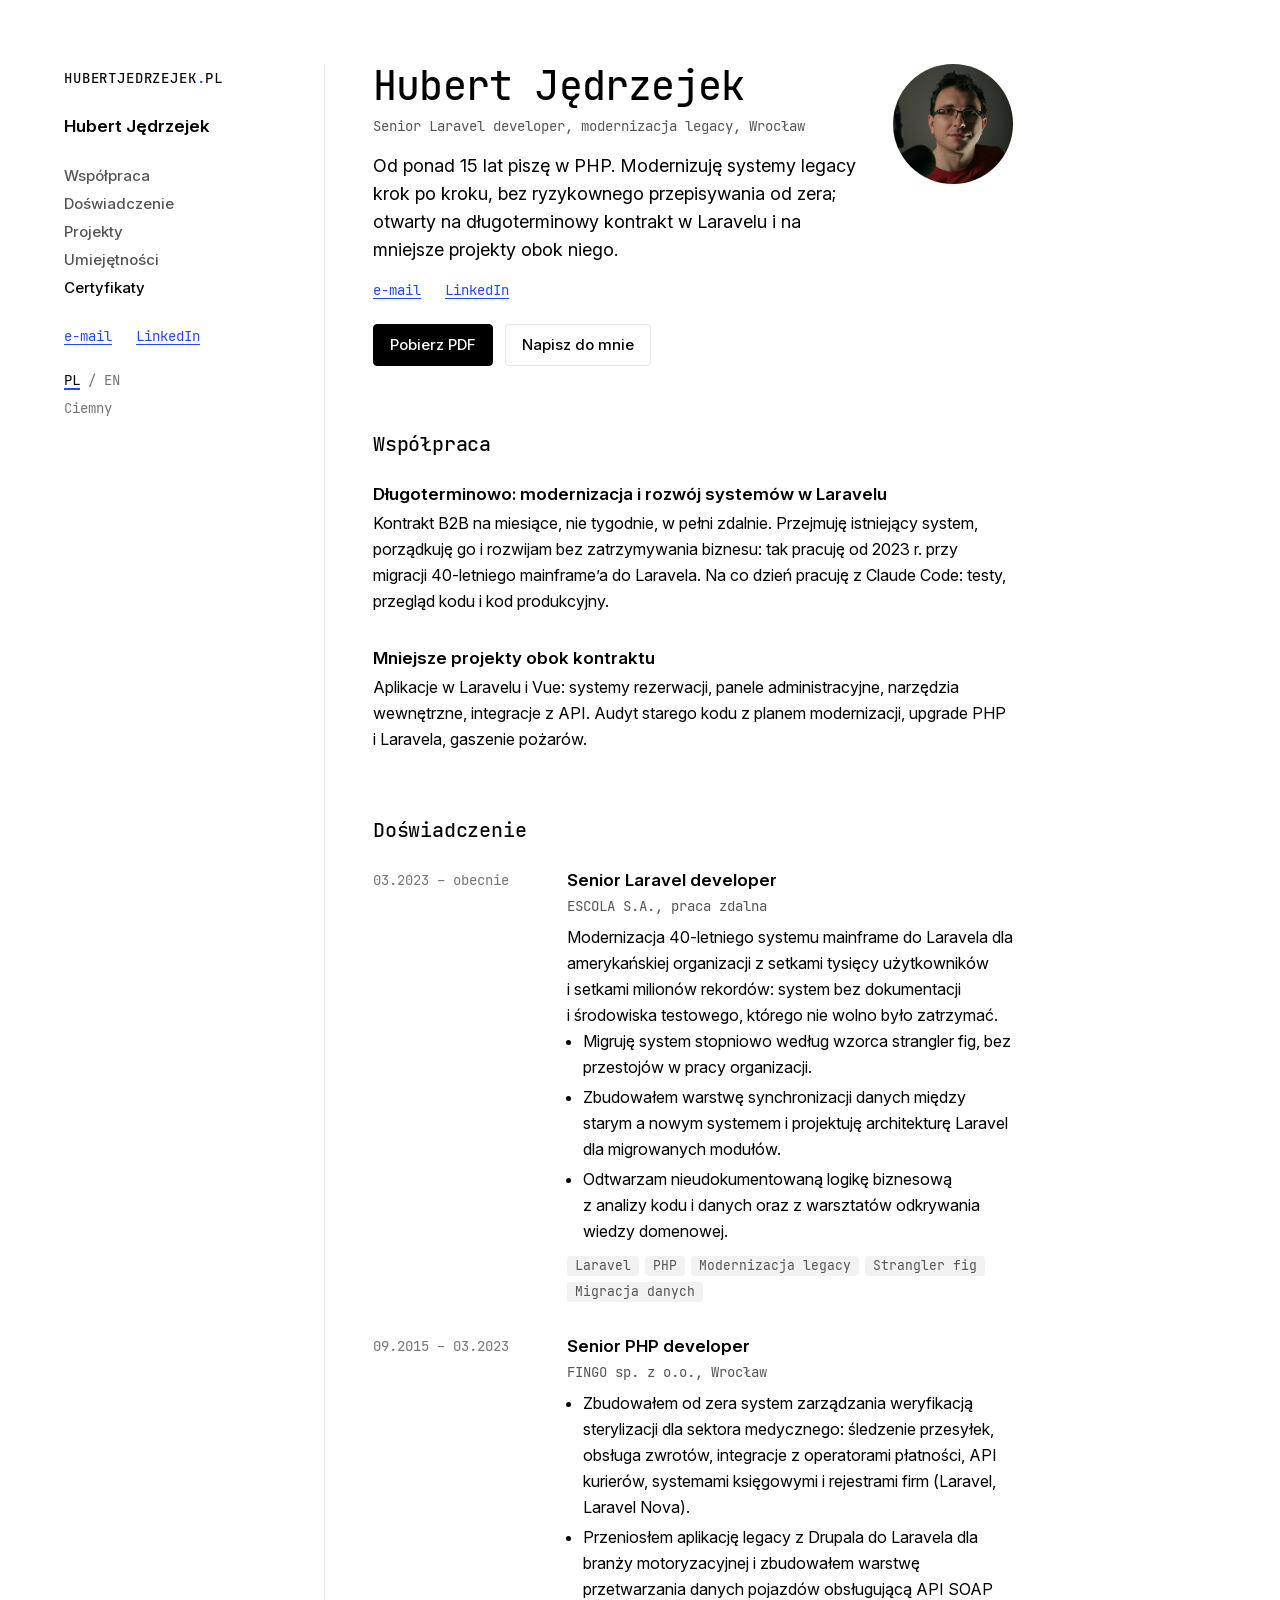
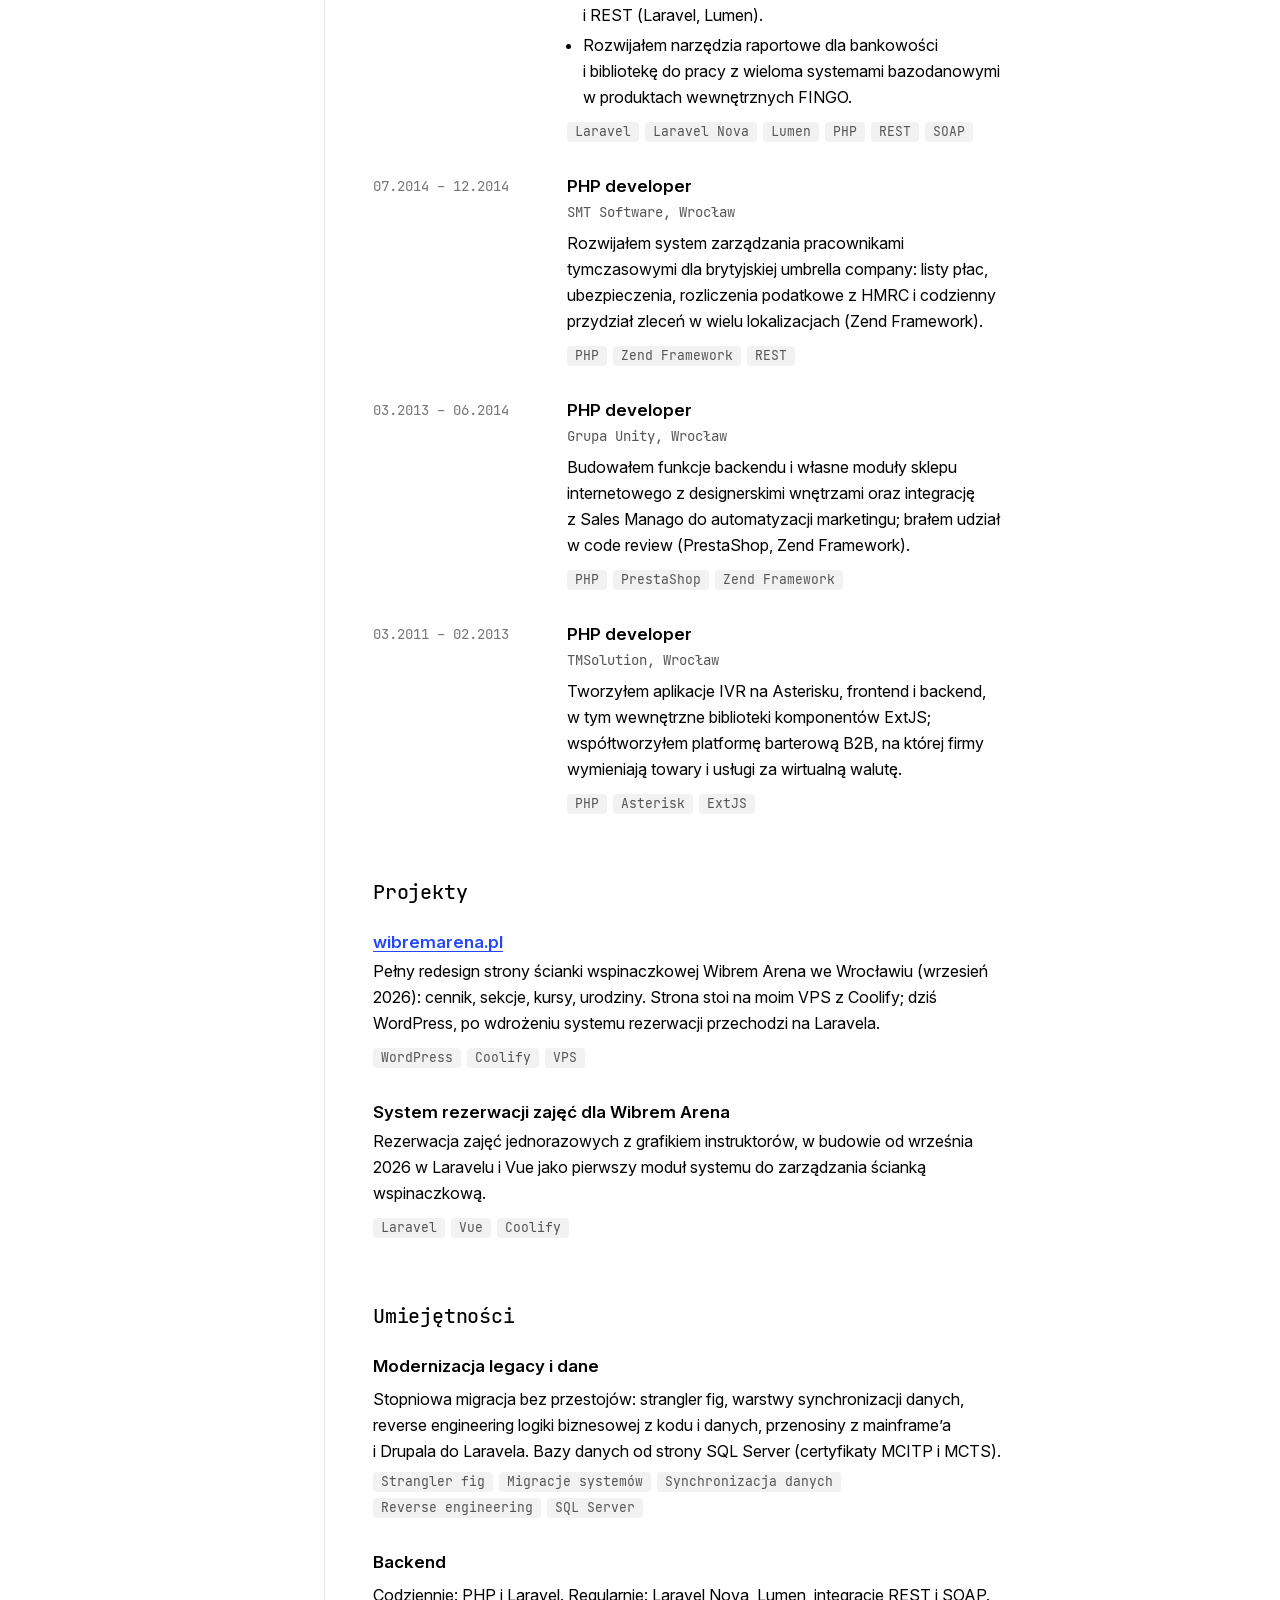
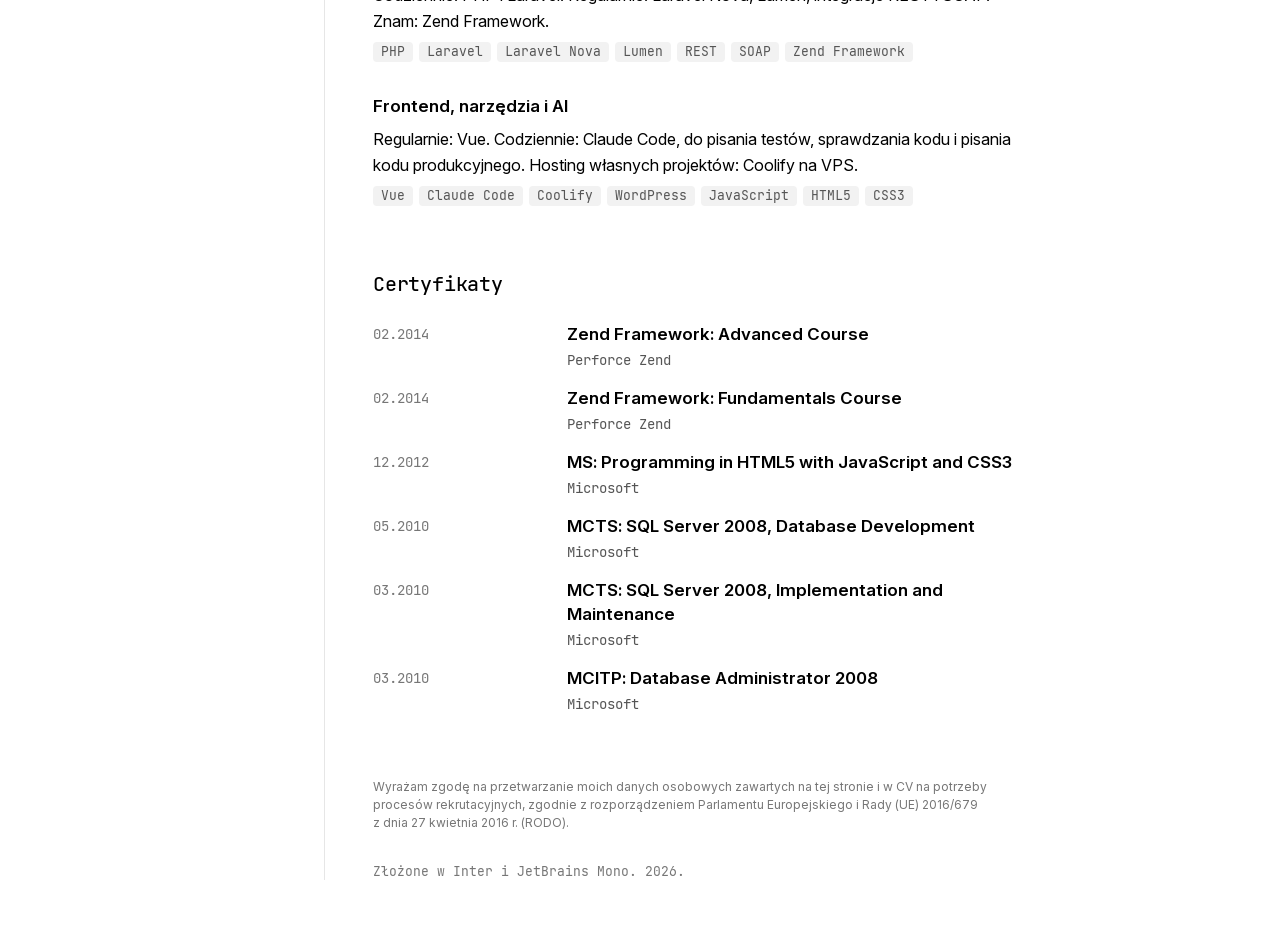
<file: site/index.html>
<!doctype html>
<html lang="pl">
<head>
<meta charset="utf-8">
<meta name="viewport" content="width=device-width, initial-scale=1">
<title>Hubert Jędrzejek, Senior Laravel developer</title>
<meta name="description" content="Senior Laravel developer z Wrocławia, ponad 15 lat w PHP. Modernizacja systemów legacy krok po kroku; długoterminowe kontrakty i mniejsze projekty w Laravelu i Vue.">
<link rel="canonical" href="https://hubertjedrzejek.pl/">
<link rel="alternate" hreflang="pl" href="https://hubertjedrzejek.pl/">
<link rel="alternate" hreflang="en" href="https://hubertjedrzejek.pl/en/">
<link rel="alternate" hreflang="x-default" href="https://hubertjedrzejek.pl/">
<meta name="color-scheme" content="light dark">
<link rel="icon" href="favicon.ico" sizes="32x32">
<link rel="icon" href="favicon.svg" type="image/svg+xml">
<link rel="apple-touch-icon" href="apple-touch-icon.png">
<link rel="preload" href="assets/fonts/InterVariable.woff2" as="font" type="font/woff2" crossorigin>
<link rel="preload" href="assets/fonts/JetBrainsMono-Medium.woff2" as="font" type="font/woff2" crossorigin>
<link rel="stylesheet" href="assets/css/tokens.css">
<link rel="stylesheet" href="assets/css/bundle.css">
<link rel="stylesheet" href="assets/css/site.css">
<script>try{var t=localStorage.getItem('theme');if(t==='dark'||t==='light'){document.documentElement.setAttribute('data-theme',t)}}catch(e){}</script>
</head>
<body>
<div class="cv-page">
<aside class="cv-rail"><a class="cv-wordmark" href="#top">hubertjedrzejek<span class="cv-wordmark__accent">.</span>pl</a><p class="cv-rail__name">Hubert Jędrzejek</p><nav class="cv-rail__nav" aria-label="Sekcje"><ul class="cv-nav"><li><a href="#wspolpraca">Współpraca</a></li><li><a href="#doswiadczenie">Doświadczenie</a></li><li><a href="#projekty">Projekty</a></li><li><a href="#umiejetnosci">Umiejętności</a></li><li><a href="#certyfikaty">Certyfikaty</a></li></ul></nav><ul class="cv-contact"><li><a href="mailto:kontakt@hubertjedrzejek.pl" data-address="kontakt@hubertjedrzejek.pl">e-mail</a></li><li><a href="https://www.linkedin.com/in/hubertjedrzejek/">LinkedIn</a></li></ul><div class="cv-rail__switches"><ul class="cv-lang" aria-label="Język"><li><a href="/#wspolpraca" aria-current="true" hreflang="pl" lang="pl">PL</a></li><li class="cv-lang__sep" aria-hidden="true">/</li><li><a href="/en/#working-together" hreflang="en" lang="en">EN</a></li></ul><button class="cv-theme" type="button" aria-pressed="false" hidden>Ciemny</button></div></aside>
<main class="cv-main" id="top">
<header class="cv-hero"><div class="cv-hero__text"><h1 class="cv-hero__name">Hubert Jędrzejek</h1><p class="cv-hero__role">Senior Laravel developer, modernizacja legacy, Wrocław</p><p class="cv-hero__lead">Od ponad 15 lat piszę w&nbsp;PHP. Modernizuję systemy legacy krok po kroku, bez ryzykownego przepisywania od zera; otwarty na długoterminowy kontrakt w&nbsp;Laravelu i&nbsp;na mniejsze projekty obok niego.</p><ul class="cv-contact cv-hero__contact"><li><a href="mailto:kontakt@hubertjedrzejek.pl" data-address="kontakt@hubertjedrzejek.pl">e-mail</a></li><li><a href="https://www.linkedin.com/in/hubertjedrzejek/">LinkedIn</a></li></ul><div class="cv-hero__actions"><a class="cv-btn cv-btn--primary" href="cv-hubert-jedrzejek-pl.pdf">Pobierz PDF</a><a class="cv-btn cv-btn--secondary" href="mailto:kontakt@hubertjedrzejek.pl">Napisz do mnie</a></div></div><img class="cv-hero__photo cv-hero__photo--round" src="assets/img/hubert-jedrzejek.jpg" alt="" width="120" height="120"></header><nav class="cv-subnav" aria-label="Sekcje"><ul class="cv-nav"><li><a href="#wspolpraca">Współpraca</a></li><li><a href="#doswiadczenie">Doświadczenie</a></li><li><a href="#projekty">Projekty</a></li><li><a href="#umiejetnosci">Umiejętności</a></li><li><a href="#certyfikaty">Certyfikaty</a></li></ul></nav><section class="cv-section" id="wspolpraca"><h2 class="cv-section__title">Współpraca</h2><article class="cv-project"><h3 class="cv-project__title">Długoterminowo: modernizacja i&nbsp;rozwój systemów w&nbsp;Laravelu</h3><p class="cv-project__desc">Kontrakt B2B na miesiące, nie tygodnie, w&nbsp;pełni zdalnie. Przejmuję istniejący system, porządkuję go i&nbsp;rozwijam bez zatrzymywania biznesu: tak pracuję od 2023&nbsp;r. przy migracji 40-letniego mainframe’a do Laravela. Na co dzień pracuję z&nbsp;Claude Code: testy, przegląd kodu i&nbsp;kod produkcyjny.</p></article><article class="cv-project"><h3 class="cv-project__title">Mniejsze projekty obok kontraktu</h3><p class="cv-project__desc">Aplikacje w&nbsp;Laravelu i&nbsp;Vue: systemy rezerwacji, panele administracyjne, narzędzia wewnętrzne, integracje z&nbsp;API. Audyt starego kodu z&nbsp;planem modernizacji, upgrade PHP i&nbsp;Laravela, gaszenie pożarów.</p></article></section><section class="cv-section" id="doswiadczenie"><h2 class="cv-section__title">Doświadczenie</h2><article class="cv-entry"><div class="cv-entry__dates">03.2023 – obecnie</div><div><h3 class="cv-entry__title">Senior Laravel developer</h3><p class="cv-entry__org">ESCOLA S.A., praca zdalna</p><div class="cv-entry__body"><p>Modernizacja 40-letniego systemu mainframe do Laravela dla amerykańskiej organizacji z&nbsp;setkami tysięcy użytkowników i&nbsp;setkami milionów rekordów: system bez dokumentacji i&nbsp;środowiska testowego, którego nie wolno było zatrzymać.</p><ul><li>Migruję system stopniowo według wzorca strangler fig, bez przestojów w&nbsp;pracy organizacji.</li><li>Zbudowałem warstwę synchronizacji danych między starym a&nbsp;nowym systemem i&nbsp;projektuję architekturę Laravel dla migrowanych modułów.</li><li>Odtwarzam nieudokumentowaną logikę biznesową z&nbsp;analizy kodu i&nbsp;danych oraz z&nbsp;warsztatów odkrywania wiedzy domenowej.</li></ul></div><div class="cv-entry__tags"><ul class="cv-tags"><li class="cv-tag">Laravel</li><li class="cv-tag">PHP</li><li class="cv-tag">Modernizacja legacy</li><li class="cv-tag">Strangler fig</li><li class="cv-tag">Migracja danych</li></ul></div></div></article><article class="cv-entry"><div class="cv-entry__dates">09.2015 – 03.2023</div><div><h3 class="cv-entry__title">Senior PHP developer</h3><p class="cv-entry__org">FINGO sp. z&nbsp;o.o., Wrocław</p><div class="cv-entry__body"><ul><li>Zbudowałem od zera system zarządzania weryfikacją sterylizacji dla sektora medycznego: śledzenie przesyłek, obsługa zwrotów, integracje z&nbsp;operatorami płatności, API kurierów, systemami księgowymi i&nbsp;rejestrami firm (Laravel, Laravel Nova).</li><li>Przeniosłem aplikację legacy z&nbsp;Drupala do Laravela dla branży motoryzacyjnej i&nbsp;zbudowałem warstwę przetwarzania danych pojazdów obsługującą API SOAP i&nbsp;REST (Laravel, Lumen).</li><li>Rozwijałem narzędzia raportowe dla bankowości i&nbsp;bibliotekę do pracy z&nbsp;wieloma systemami bazodanowymi w&nbsp;produktach wewnętrznych FINGO.</li></ul></div><div class="cv-entry__tags"><ul class="cv-tags"><li class="cv-tag">Laravel</li><li class="cv-tag">Laravel Nova</li><li class="cv-tag">Lumen</li><li class="cv-tag">PHP</li><li class="cv-tag">REST</li><li class="cv-tag">SOAP</li></ul></div></div></article><article class="cv-entry"><div class="cv-entry__dates">07.2014 – 12.2014</div><div><h3 class="cv-entry__title">PHP developer</h3><p class="cv-entry__org">SMT Software, Wrocław</p><div class="cv-entry__body"><p>Rozwijałem system zarządzania pracownikami tymczasowymi dla brytyjskiej umbrella company: listy płac, ubezpieczenia, rozliczenia podatkowe z&nbsp;HMRC i&nbsp;codzienny przydział zleceń w&nbsp;wielu lokalizacjach (Zend Framework).</p></div><div class="cv-entry__tags"><ul class="cv-tags"><li class="cv-tag">PHP</li><li class="cv-tag">Zend Framework</li><li class="cv-tag">REST</li></ul></div></div></article><article class="cv-entry"><div class="cv-entry__dates">03.2013 – 06.2014</div><div><h3 class="cv-entry__title">PHP developer</h3><p class="cv-entry__org">Grupa Unity, Wrocław</p><div class="cv-entry__body"><p>Budowałem funkcje backendu i&nbsp;własne moduły sklepu internetowego z&nbsp;designerskimi wnętrzami oraz integrację z&nbsp;Sales Manago do automatyzacji marketingu; brałem udział w&nbsp;code review (PrestaShop, Zend Framework).</p></div><div class="cv-entry__tags"><ul class="cv-tags"><li class="cv-tag">PHP</li><li class="cv-tag">PrestaShop</li><li class="cv-tag">Zend Framework</li></ul></div></div></article><article class="cv-entry"><div class="cv-entry__dates">03.2011 – 02.2013</div><div><h3 class="cv-entry__title">PHP developer</h3><p class="cv-entry__org">TMSolution, Wrocław</p><div class="cv-entry__body"><p>Tworzyłem aplikacje IVR na Asterisku, frontend i&nbsp;backend, w&nbsp;tym wewnętrzne biblioteki komponentów ExtJS; współtworzyłem platformę barterową B2B, na której firmy wymieniają towary i&nbsp;usługi za wirtualną walutę.</p></div><div class="cv-entry__tags"><ul class="cv-tags"><li class="cv-tag">PHP</li><li class="cv-tag">Asterisk</li><li class="cv-tag">ExtJS</li></ul></div></div></article></section><section class="cv-section" id="projekty"><h2 class="cv-section__title">Projekty</h2><article class="cv-project"><h3 class="cv-project__title"><a href="https://wibremarena.pl">wibremarena.pl</a></h3><p class="cv-project__desc">Pełny redesign strony ścianki wspinaczkowej Wibrem Arena we Wrocławiu (wrzesień 2026): cennik, sekcje, kursy, urodziny. Strona stoi na moim VPS z&nbsp;Coolify; dziś WordPress, po wdrożeniu systemu rezerwacji przechodzi na Laravela.</p><div class="cv-project__tags"><ul class="cv-tags"><li class="cv-tag">WordPress</li><li class="cv-tag">Coolify</li><li class="cv-tag">VPS</li></ul></div></article><article class="cv-project"><h3 class="cv-project__title">System rezerwacji zajęć dla Wibrem Arena</h3><p class="cv-project__desc">Rezerwacja zajęć jednorazowych z&nbsp;grafikiem instruktorów, w&nbsp;budowie od września 2026 w&nbsp;Laravelu i&nbsp;Vue jako pierwszy moduł systemu do zarządzania ścianką wspinaczkową.</p><div class="cv-project__tags"><ul class="cv-tags"><li class="cv-tag">Laravel</li><li class="cv-tag">Vue</li><li class="cv-tag">Coolify</li></ul></div></article></section><section class="cv-section" id="umiejetnosci"><h2 class="cv-section__title">Umiejętności</h2><section class="cv-skills"><h3 class="cv-skills__title">Modernizacja legacy i&nbsp;dane</h3><p class="cv-skills__note">Stopniowa migracja bez przestojów: strangler fig, warstwy synchronizacji danych, reverse engineering logiki biznesowej z&nbsp;kodu i&nbsp;danych, przenosiny z&nbsp;mainframe’a i&nbsp;Drupala do Laravela. Bazy danych od strony SQL Server (certyfikaty MCITP i&nbsp;MCTS).</p><ul class="cv-tags"><li class="cv-tag">Strangler fig</li><li class="cv-tag">Migracje systemów</li><li class="cv-tag">Synchronizacja danych</li><li class="cv-tag">Reverse engineering</li><li class="cv-tag">SQL Server</li></ul></section><section class="cv-skills"><h3 class="cv-skills__title">Backend</h3><p class="cv-skills__note">Codziennie: PHP i&nbsp;Laravel. Regularnie: Laravel Nova, Lumen, integracje REST i&nbsp;SOAP. Znam: Zend Framework.</p><ul class="cv-tags"><li class="cv-tag">PHP</li><li class="cv-tag">Laravel</li><li class="cv-tag">Laravel Nova</li><li class="cv-tag">Lumen</li><li class="cv-tag">REST</li><li class="cv-tag">SOAP</li><li class="cv-tag">Zend Framework</li></ul></section><section class="cv-skills"><h3 class="cv-skills__title">Frontend, narzędzia i&nbsp;AI</h3><p class="cv-skills__note">Regularnie: Vue. Codziennie: Claude Code, do pisania testów, sprawdzania kodu i&nbsp;pisania kodu produkcyjnego. Hosting własnych projektów: Coolify na VPS.</p><ul class="cv-tags"><li class="cv-tag">Vue</li><li class="cv-tag">Claude Code</li><li class="cv-tag">Coolify</li><li class="cv-tag">WordPress</li><li class="cv-tag">JavaScript</li><li class="cv-tag">HTML5</li><li class="cv-tag">CSS3</li></ul></section></section><section class="cv-section" id="certyfikaty"><h2 class="cv-section__title">Certyfikaty</h2><article class="cv-entry cv-entry--compact"><div class="cv-entry__dates">02.2014</div><div><h3 class="cv-entry__title">Zend Framework: Advanced Course</h3><p class="cv-entry__org">Perforce Zend</p></div></article><article class="cv-entry cv-entry--compact"><div class="cv-entry__dates">02.2014</div><div><h3 class="cv-entry__title">Zend Framework: Fundamentals Course</h3><p class="cv-entry__org">Perforce Zend</p></div></article><article class="cv-entry cv-entry--compact"><div class="cv-entry__dates">12.2012</div><div><h3 class="cv-entry__title">MS: Programming in HTML5 with JavaScript and CSS3</h3><p class="cv-entry__org">Microsoft</p></div></article><article class="cv-entry cv-entry--compact"><div class="cv-entry__dates">05.2010</div><div><h3 class="cv-entry__title">MCTS: SQL Server 2008, Database Development</h3><p class="cv-entry__org">Microsoft</p></div></article><article class="cv-entry cv-entry--compact"><div class="cv-entry__dates">03.2010</div><div><h3 class="cv-entry__title">MCTS: SQL Server 2008, Implementation and Maintenance</h3><p class="cv-entry__org">Microsoft</p></div></article><article class="cv-entry cv-entry--compact"><div class="cv-entry__dates">03.2010</div><div><h3 class="cv-entry__title">MCITP: Database Administrator 2008</h3><p class="cv-entry__org">Microsoft</p></div></article></section><div class="cv-fine" lang="pl"><p>Wyrażam zgodę na przetwarzanie moich danych osobowych zawartych na tej stronie i&nbsp;w&nbsp;CV na potrzeby procesów rekrutacyjnych, zgodnie z&nbsp;rozporządzeniem Parlamentu Europejskiego i&nbsp;Rady (UE) 2016/679 z&nbsp;dnia 27 kwietnia 2016&nbsp;r. (RODO).</p></div><a class="cv-top cv-link" href="#top">Do góry</a><footer class="cv-colophon"><p>Złożone w&nbsp;Inter i&nbsp;JetBrains Mono. 2026.</p></footer>
</main>
</div>
<script src="assets/js/site.js" defer></script>
</body>
</html>
</file>
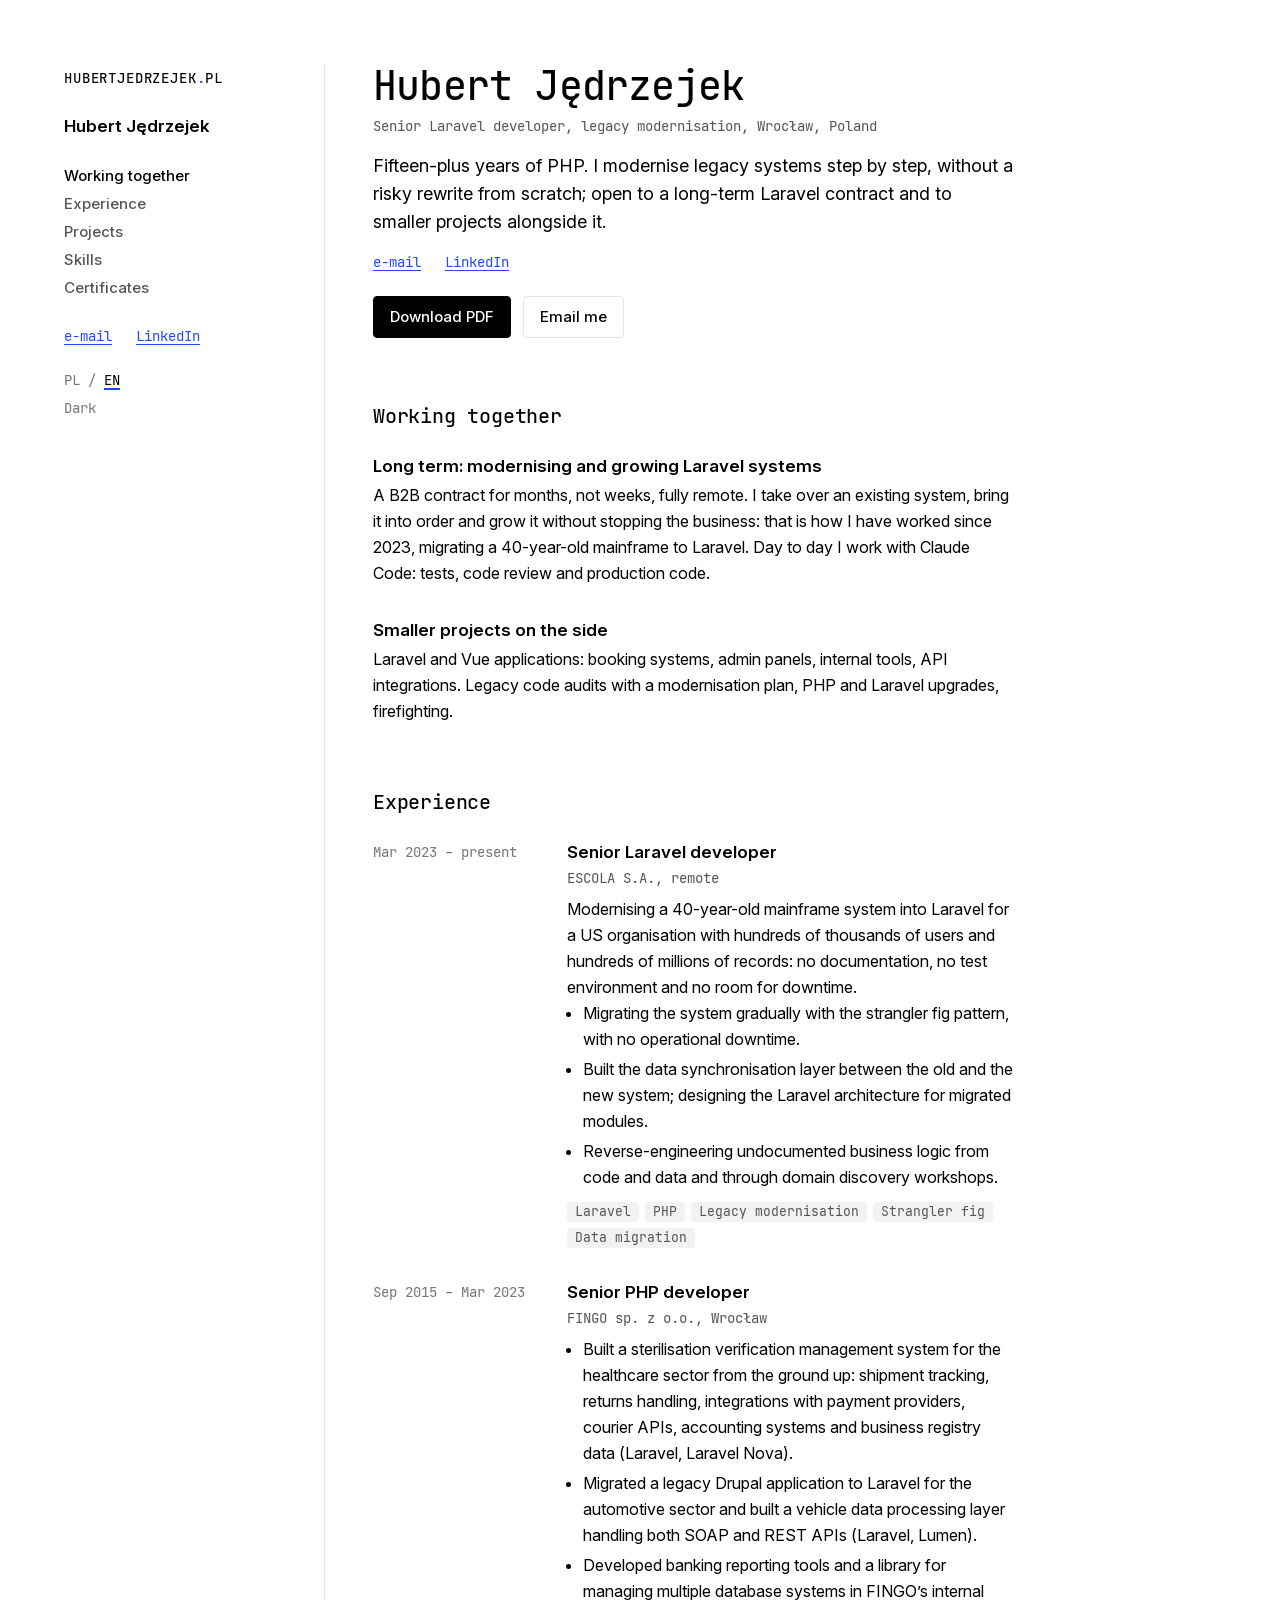
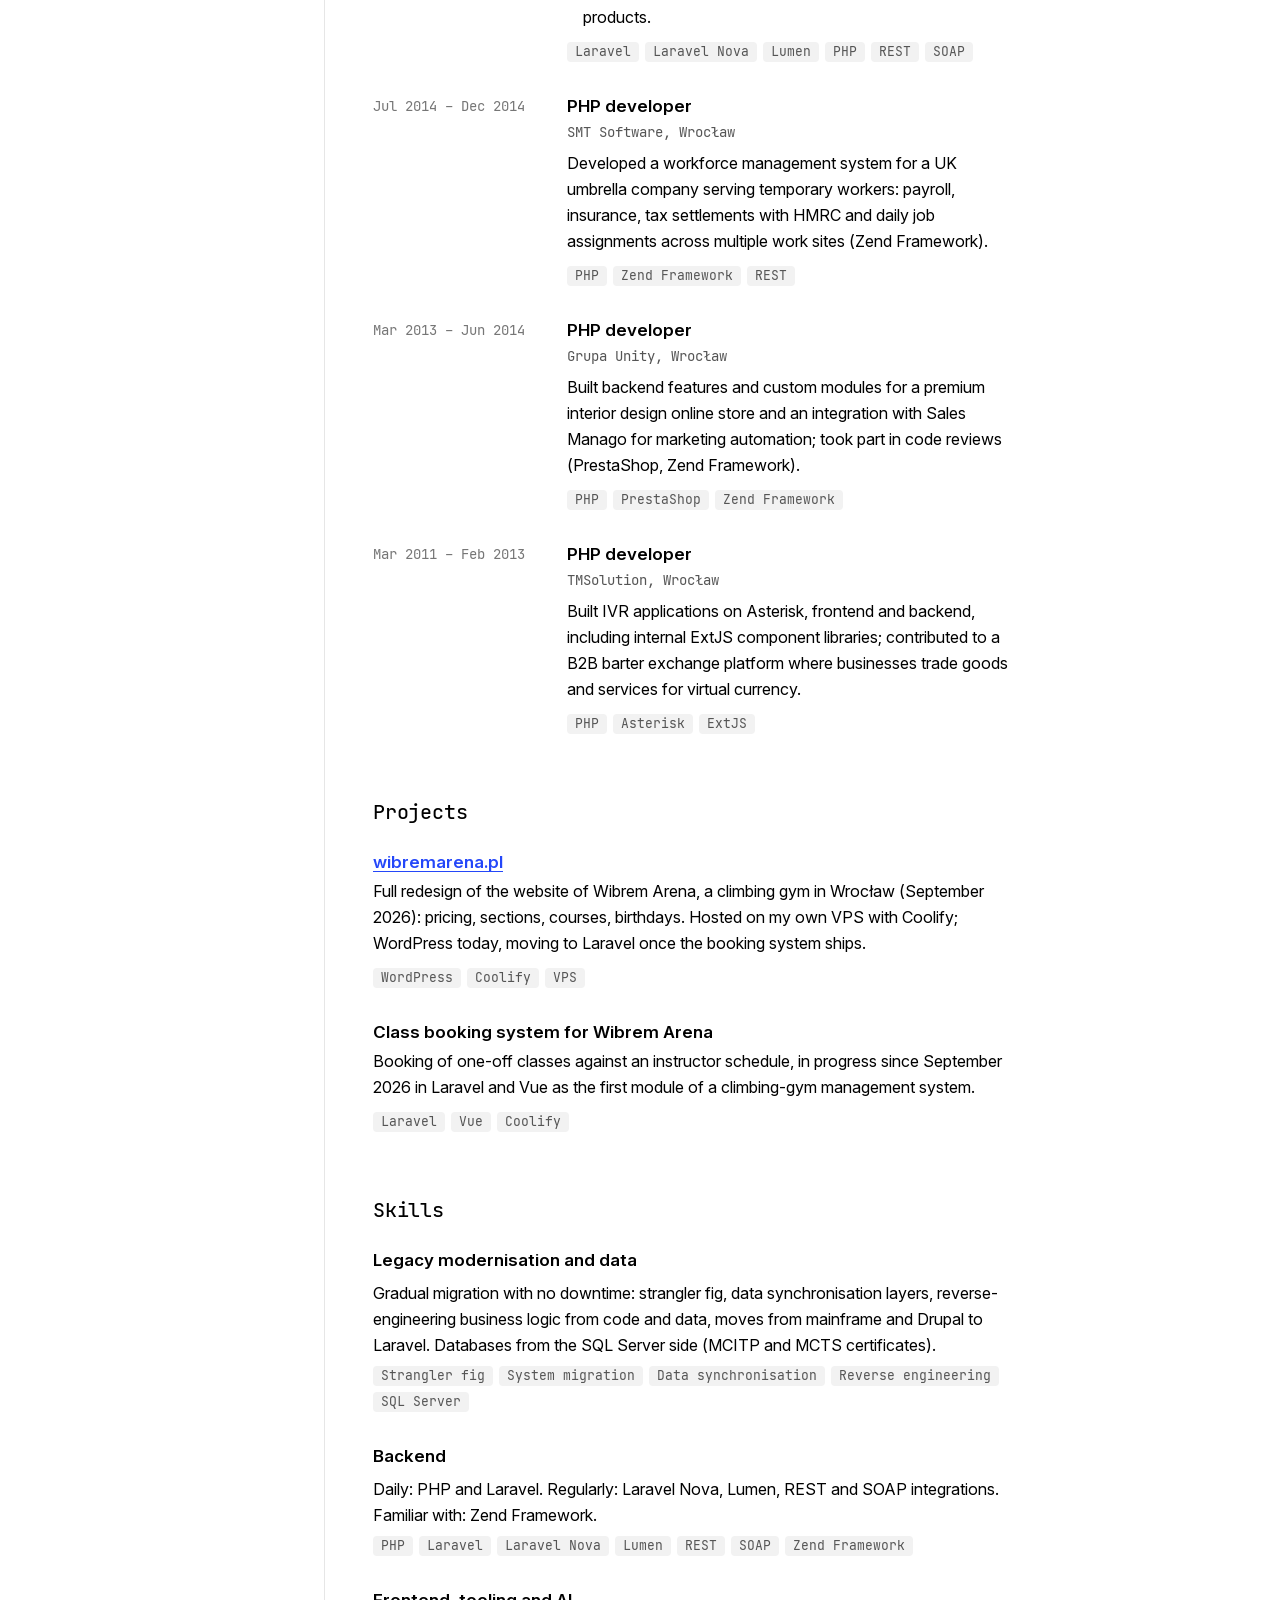
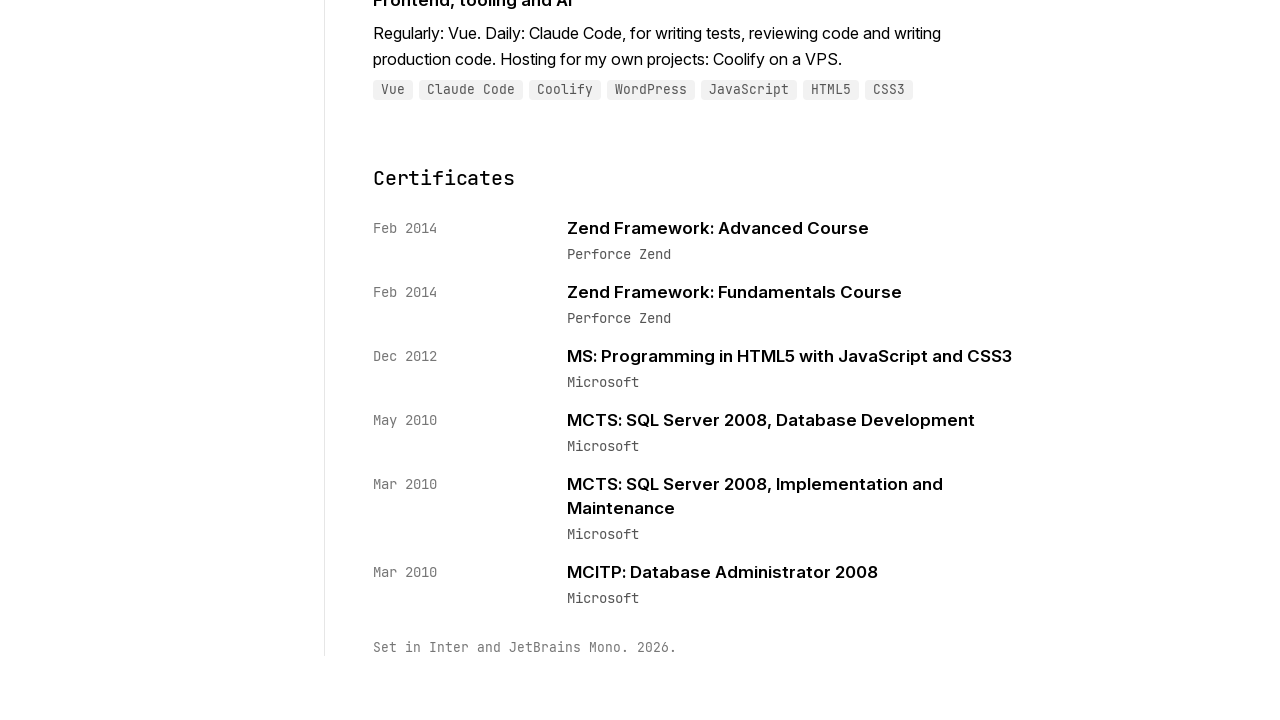
<file: site/en/index.html>
<!doctype html>
<html lang="en">
<head>
<meta charset="utf-8">
<meta name="viewport" content="width=device-width, initial-scale=1">
<title>Hubert Jędrzejek, Senior Laravel developer</title>
<meta name="description" content="Senior Laravel developer from Wrocław, Poland, 15+ years of PHP. Step-by-step modernisation of legacy systems; long-term contracts and smaller Laravel and Vue projects.">
<link rel="canonical" href="https://hubertjedrzejek.pl/en/">
<link rel="alternate" hreflang="pl" href="https://hubertjedrzejek.pl/">
<link rel="alternate" hreflang="en" href="https://hubertjedrzejek.pl/en/">
<link rel="alternate" hreflang="x-default" href="https://hubertjedrzejek.pl/">
<meta name="color-scheme" content="light dark">
<link rel="icon" href="../favicon.ico" sizes="32x32">
<link rel="icon" href="../favicon.svg" type="image/svg+xml">
<link rel="apple-touch-icon" href="../apple-touch-icon.png">
<link rel="preload" href="../assets/fonts/InterVariable.woff2" as="font" type="font/woff2" crossorigin>
<link rel="preload" href="../assets/fonts/JetBrainsMono-Medium.woff2" as="font" type="font/woff2" crossorigin>
<link rel="stylesheet" href="../assets/css/tokens.css">
<link rel="stylesheet" href="../assets/css/bundle.css">
<link rel="stylesheet" href="../assets/css/site.css">
<script>try{var t=localStorage.getItem('theme');if(t==='dark'||t==='light'){document.documentElement.setAttribute('data-theme',t)}}catch(e){}</script>
</head>
<body>
<div class="cv-page">
<aside class="cv-rail"><a class="cv-wordmark" href="#top">hubertjedrzejek<span class="cv-wordmark__accent">.</span>pl</a><p class="cv-rail__name">Hubert Jędrzejek</p><nav class="cv-rail__nav" aria-label="Sections"><ul class="cv-nav"><li><a href="#working-together">Working together</a></li><li><a href="#experience">Experience</a></li><li><a href="#projects">Projects</a></li><li><a href="#skills">Skills</a></li><li><a href="#certificates">Certificates</a></li></ul></nav><ul class="cv-contact"><li><a href="mailto:kontakt@hubertjedrzejek.pl" data-address="kontakt@hubertjedrzejek.pl">e-mail</a></li><li><a href="https://www.linkedin.com/in/hubertjedrzejek/">LinkedIn</a></li></ul><div class="cv-rail__switches"><ul class="cv-lang" aria-label="Language"><li><a href="/#wspolpraca" hreflang="pl" lang="pl">PL</a></li><li class="cv-lang__sep" aria-hidden="true">/</li><li><a href="/en/#working-together" aria-current="true" hreflang="en" lang="en">EN</a></li></ul><button class="cv-theme" type="button" aria-pressed="false" hidden>Dark</button></div></aside>
<main class="cv-main" id="top">
<header class="cv-hero"><div class="cv-hero__text"><h1 class="cv-hero__name">Hubert Jędrzejek</h1><p class="cv-hero__role">Senior Laravel developer, legacy modernisation, Wrocław, Poland</p><p class="cv-hero__lead">Fifteen-plus years of PHP. I modernise legacy systems step by step, without a risky rewrite from scratch; open to a long-term Laravel contract and to smaller projects alongside it.</p><ul class="cv-contact cv-hero__contact"><li><a href="mailto:kontakt@hubertjedrzejek.pl" data-address="kontakt@hubertjedrzejek.pl">e-mail</a></li><li><a href="https://www.linkedin.com/in/hubertjedrzejek/">LinkedIn</a></li></ul><div class="cv-hero__actions"><a class="cv-btn cv-btn--primary" href="../cv-hubert-jedrzejek-en.pdf">Download PDF</a><a class="cv-btn cv-btn--secondary" href="mailto:kontakt@hubertjedrzejek.pl">Email me</a></div></div></header><nav class="cv-subnav" aria-label="Sections"><ul class="cv-nav"><li><a href="#working-together">Working together</a></li><li><a href="#experience">Experience</a></li><li><a href="#projects">Projects</a></li><li><a href="#skills">Skills</a></li><li><a href="#certificates">Certificates</a></li></ul></nav><section class="cv-section" id="working-together"><h2 class="cv-section__title">Working together</h2><article class="cv-project"><h3 class="cv-project__title">Long term: modernising and growing Laravel systems</h3><p class="cv-project__desc">A B2B contract for months, not weeks, fully remote. I take over an existing system, bring it into order and grow it without stopping the business: that is how I have worked since 2023, migrating a 40-year-old mainframe to Laravel. Day to day I work with Claude Code: tests, code review and production code.</p></article><article class="cv-project"><h3 class="cv-project__title">Smaller projects on the side</h3><p class="cv-project__desc">Laravel and Vue applications: booking systems, admin panels, internal tools, API integrations. Legacy code audits with a modernisation plan, PHP and Laravel upgrades, firefighting.</p></article></section><section class="cv-section" id="experience"><h2 class="cv-section__title">Experience</h2><article class="cv-entry"><div class="cv-entry__dates">Mar 2023 – present</div><div><h3 class="cv-entry__title">Senior Laravel developer</h3><p class="cv-entry__org">ESCOLA S.A., remote</p><div class="cv-entry__body"><p>Modernising a 40-year-old mainframe system into Laravel for a US organisation with hundreds of thousands of users and hundreds of millions of records: no documentation, no test environment and no room for downtime.</p><ul><li>Migrating the system gradually with the strangler fig pattern, with no operational downtime.</li><li>Built the data synchronisation layer between the old and the new system; designing the Laravel architecture for migrated modules.</li><li>Reverse-engineering undocumented business logic from code and data and through domain discovery workshops.</li></ul></div><div class="cv-entry__tags"><ul class="cv-tags"><li class="cv-tag">Laravel</li><li class="cv-tag">PHP</li><li class="cv-tag">Legacy modernisation</li><li class="cv-tag">Strangler fig</li><li class="cv-tag">Data migration</li></ul></div></div></article><article class="cv-entry"><div class="cv-entry__dates">Sep 2015 – Mar 2023</div><div><h3 class="cv-entry__title">Senior PHP developer</h3><p class="cv-entry__org">FINGO sp. z o.o., Wrocław</p><div class="cv-entry__body"><ul><li>Built a sterilisation verification management system for the healthcare sector from the ground up: shipment tracking, returns handling, integrations with payment providers, courier APIs, accounting systems and business registry data (Laravel, Laravel Nova).</li><li>Migrated a legacy Drupal application to Laravel for the automotive sector and built a vehicle data processing layer handling both SOAP and REST APIs (Laravel, Lumen).</li><li>Developed banking reporting tools and a library for managing multiple database systems in FINGO’s internal products.</li></ul></div><div class="cv-entry__tags"><ul class="cv-tags"><li class="cv-tag">Laravel</li><li class="cv-tag">Laravel Nova</li><li class="cv-tag">Lumen</li><li class="cv-tag">PHP</li><li class="cv-tag">REST</li><li class="cv-tag">SOAP</li></ul></div></div></article><article class="cv-entry"><div class="cv-entry__dates">Jul 2014 – Dec 2014</div><div><h3 class="cv-entry__title">PHP developer</h3><p class="cv-entry__org">SMT Software, Wrocław</p><div class="cv-entry__body"><p>Developed a workforce management system for a UK umbrella company serving temporary workers: payroll, insurance, tax settlements with HMRC and daily job assignments across multiple work sites (Zend Framework).</p></div><div class="cv-entry__tags"><ul class="cv-tags"><li class="cv-tag">PHP</li><li class="cv-tag">Zend Framework</li><li class="cv-tag">REST</li></ul></div></div></article><article class="cv-entry"><div class="cv-entry__dates">Mar 2013 – Jun 2014</div><div><h3 class="cv-entry__title">PHP developer</h3><p class="cv-entry__org">Grupa Unity, Wrocław</p><div class="cv-entry__body"><p>Built backend features and custom modules for a premium interior design online store and an integration with Sales Manago for marketing automation; took part in code reviews (PrestaShop, Zend Framework).</p></div><div class="cv-entry__tags"><ul class="cv-tags"><li class="cv-tag">PHP</li><li class="cv-tag">PrestaShop</li><li class="cv-tag">Zend Framework</li></ul></div></div></article><article class="cv-entry"><div class="cv-entry__dates">Mar 2011 – Feb 2013</div><div><h3 class="cv-entry__title">PHP developer</h3><p class="cv-entry__org">TMSolution, Wrocław</p><div class="cv-entry__body"><p>Built IVR applications on Asterisk, frontend and backend, including internal ExtJS component libraries; contributed to a B2B barter exchange platform where businesses trade goods and services for virtual currency.</p></div><div class="cv-entry__tags"><ul class="cv-tags"><li class="cv-tag">PHP</li><li class="cv-tag">Asterisk</li><li class="cv-tag">ExtJS</li></ul></div></div></article></section><section class="cv-section" id="projects"><h2 class="cv-section__title">Projects</h2><article class="cv-project"><h3 class="cv-project__title"><a href="https://wibremarena.pl">wibremarena.pl</a></h3><p class="cv-project__desc">Full redesign of the website of Wibrem Arena, a climbing gym in Wrocław (September 2026): pricing, sections, courses, birthdays. Hosted on my own VPS with Coolify; WordPress today, moving to Laravel once the booking system ships.</p><div class="cv-project__tags"><ul class="cv-tags"><li class="cv-tag">WordPress</li><li class="cv-tag">Coolify</li><li class="cv-tag">VPS</li></ul></div></article><article class="cv-project"><h3 class="cv-project__title">Class booking system for Wibrem Arena</h3><p class="cv-project__desc">Booking of one-off classes against an instructor schedule, in progress since September 2026 in Laravel and Vue as the first module of a climbing-gym management system.</p><div class="cv-project__tags"><ul class="cv-tags"><li class="cv-tag">Laravel</li><li class="cv-tag">Vue</li><li class="cv-tag">Coolify</li></ul></div></article></section><section class="cv-section" id="skills"><h2 class="cv-section__title">Skills</h2><section class="cv-skills"><h3 class="cv-skills__title">Legacy modernisation and data</h3><p class="cv-skills__note">Gradual migration with no downtime: strangler fig, data synchronisation layers, reverse-engineering business logic from code and data, moves from mainframe and Drupal to Laravel. Databases from the SQL Server side (MCITP and MCTS certificates).</p><ul class="cv-tags"><li class="cv-tag">Strangler fig</li><li class="cv-tag">System migration</li><li class="cv-tag">Data synchronisation</li><li class="cv-tag">Reverse engineering</li><li class="cv-tag">SQL Server</li></ul></section><section class="cv-skills"><h3 class="cv-skills__title">Backend</h3><p class="cv-skills__note">Daily: PHP and Laravel. Regularly: Laravel Nova, Lumen, REST and SOAP integrations. Familiar with: Zend Framework.</p><ul class="cv-tags"><li class="cv-tag">PHP</li><li class="cv-tag">Laravel</li><li class="cv-tag">Laravel Nova</li><li class="cv-tag">Lumen</li><li class="cv-tag">REST</li><li class="cv-tag">SOAP</li><li class="cv-tag">Zend Framework</li></ul></section><section class="cv-skills"><h3 class="cv-skills__title">Frontend, tooling and AI</h3><p class="cv-skills__note">Regularly: Vue. Daily: Claude Code, for writing tests, reviewing code and writing production code. Hosting for my own projects: Coolify on a VPS.</p><ul class="cv-tags"><li class="cv-tag">Vue</li><li class="cv-tag">Claude Code</li><li class="cv-tag">Coolify</li><li class="cv-tag">WordPress</li><li class="cv-tag">JavaScript</li><li class="cv-tag">HTML5</li><li class="cv-tag">CSS3</li></ul></section></section><section class="cv-section" id="certificates"><h2 class="cv-section__title">Certificates</h2><article class="cv-entry cv-entry--compact"><div class="cv-entry__dates">Feb 2014</div><div><h3 class="cv-entry__title">Zend Framework: Advanced Course</h3><p class="cv-entry__org">Perforce Zend</p></div></article><article class="cv-entry cv-entry--compact"><div class="cv-entry__dates">Feb 2014</div><div><h3 class="cv-entry__title">Zend Framework: Fundamentals Course</h3><p class="cv-entry__org">Perforce Zend</p></div></article><article class="cv-entry cv-entry--compact"><div class="cv-entry__dates">Dec 2012</div><div><h3 class="cv-entry__title">MS: Programming in HTML5 with JavaScript and CSS3</h3><p class="cv-entry__org">Microsoft</p></div></article><article class="cv-entry cv-entry--compact"><div class="cv-entry__dates">May 2010</div><div><h3 class="cv-entry__title">MCTS: SQL Server 2008, Database Development</h3><p class="cv-entry__org">Microsoft</p></div></article><article class="cv-entry cv-entry--compact"><div class="cv-entry__dates">Mar 2010</div><div><h3 class="cv-entry__title">MCTS: SQL Server 2008, Implementation and Maintenance</h3><p class="cv-entry__org">Microsoft</p></div></article><article class="cv-entry cv-entry--compact"><div class="cv-entry__dates">Mar 2010</div><div><h3 class="cv-entry__title">MCITP: Database Administrator 2008</h3><p class="cv-entry__org">Microsoft</p></div></article></section><a class="cv-top cv-link" href="#top">Back to top</a><footer class="cv-colophon"><p>Set in Inter and JetBrains Mono. 2026.</p></footer>
</main>
</div>
<script src="../assets/js/site.js" defer></script>
</body>
</html>
</file>
<file: site/assets/css/tokens.css>
/* Kartka i terminal: tokeny jako zmienne CSS (źródło: design-system/tokens.json). */
@font-face{font-family:"JetBrains Mono";src:url("../fonts/JetBrainsMono-Regular.woff2") format("woff2");font-weight:400;font-style:normal;font-display:swap}
@font-face{font-family:"JetBrains Mono";src:url("../fonts/JetBrainsMono-Medium.woff2") format("woff2");font-weight:500;font-style:normal;font-display:swap}
@font-face{font-family:"Inter";src:url("../fonts/InterVariable.woff2") format("woff2");font-weight:100 900;font-style:normal;font-display:swap}

:root{
  --font-mono:"JetBrains Mono",ui-monospace,"SF Mono",Menlo,Consolas,monospace;
  --font-sans:Inter,system-ui,-apple-system,"Segoe UI",Roboto,sans-serif;

  /* motyw jasny (domyślny, źródło dla druku) */
  --color-bg:#ffffff;
  --color-fg:#000000;
  --color-fg-muted:#555555;
  --color-fg-subtle:#767676;
  --color-rule:#e6e6e6;
  --color-surface:#f2f2f2;
  --color-accent:#2447f9;
  --color-accent-hover:#1631c4;
  --color-focus:var(--color-accent);

  --space-4:4px;--space-8:8px;--space-12:12px;--space-16:16px;--space-24:24px;
  --space-32:32px;--space-48:48px;--space-64:64px;--space-96:96px;
  --radius-0:0;--radius-3:3px;--radius-4:4px;
  --line-rule:1px;--line-underline:1px;--line-underline-offset:3px;--line-lang-underline:2px;
  --line-focus:2px;--line-focus-offset:2px;
  --layout-rail:260px;--layout-rail-top:32px;--layout-gutter:48px;--layout-content-max:640px;
  --layout-container-max:1080px;--layout-margin-desktop:64px;--layout-margin-mobile:20px;
  --layout-date-column:17ch;--layout-measure-max:68ch;--layout-photo:96px;--layout-photo-desktop:120px;
  --layout-touch-target:44px;
  --duration-hover:150ms;
}

/* motyw ciemny wybrany ręcznie (przełącznik); automatyczny za systemem obsługuje bundle.css */
:root[data-theme="dark"]{
  --color-bg:#0f172a;
  --color-fg:#f1f5f9;
  --color-fg-muted:#a3aec2;
  --color-fg-subtle:#75839a;
  --color-rule:#1e293b;
  --color-surface:#172033;
  --color-accent:#8fa8ff;
  --color-accent-hover:#b7c6ff;
  --color-focus:var(--color-accent);
}
</file>
<file: site/assets/css/bundle.css>
/* Kartka i terminal — komponenty CSS (prefiks cv-). Bez JavaScriptu.
   Wymaga tokens.css (zmienne --color-*, --space-*, --radius-*, --line-*, --layout-*, --duration-*, --font-mono, --font-sans). */

/* Motyw automatyczny: gdy strona nie ustawia data-theme, ciemny idzie za systemem.
   Wartości są kopią motywu „dark” z tokens.json — zmieniając tam, zmień i tu. */
@media (prefers-color-scheme: dark) {
  :root:not([data-theme]) {
    --color-bg: #0f172a;
    --color-fg: #f1f5f9;
    --color-fg-muted: #a3aec2;
    --color-fg-subtle: #75839a;
    --color-rule: #1e293b;
    --color-surface: #172033;
    --color-accent: #8fa8ff;
    --color-accent-hover: #b7c6ff;
    --color-focus: var(--color-accent);
  }
}

/* Baza */
html { -webkit-text-size-adjust: 100%; }
body {
  margin: 0;
  background: var(--color-bg);
  color: var(--color-fg);
  font-family: var(--font-sans);
  font-size: 16px;
  line-height: 26px;
  font-variant-ligatures: none;
  hyphens: auto;
  text-align: left;
}
*, *::before, *::after { box-sizing: border-box; box-shadow: none; }
h1, h2, h3, h4 { hyphens: manual; }
img { max-width: 100%; height: auto; }
:focus-visible { outline: var(--line-focus, 2px) solid var(--color-focus); outline-offset: var(--line-focus-offset, 2px); }
@media (prefers-reduced-motion: reduce) { *, *::before, *::after { transition: none !important; animation: none !important; } }

.cv-mono { font-family: var(--font-mono); font-variant-ligatures: none; font-variant-numeric: tabular-nums; }

/* 4.11 Link */
.cv-link, .cv-prose a, .cv-contact a, .cv-entry__org a, .cv-project__title a, .cv-colophon a {
  color: var(--color-accent);
  text-decoration: underline;
  text-underline-offset: var(--line-underline-offset, 3px);
  text-decoration-thickness: var(--line-underline, 1px);
  transition: color var(--duration-hover, 150ms);
}
.cv-link:hover, .cv-prose a:hover, .cv-contact a:hover, .cv-entry__org a:hover, .cv-project__title a:hover, .cv-colophon a:hover { color: var(--color-accent-hover); }

/* 4.1 Wordmark */
.cv-wordmark {
  display: inline-block;
  font-family: var(--font-mono);
  font-size: 14px;
  line-height: 20px;
  font-weight: 500;
  text-transform: uppercase;
  letter-spacing: 0.06em;
  color: var(--color-fg);
  text-decoration: none;
  font-variant-ligatures: none;
}
.cv-wordmark__accent { color: var(--color-accent); }

/* 4.3 Wiersz kontaktu */
.cv-contact { display: flex; flex-wrap: wrap; gap: var(--space-8) var(--space-24); margin: 0; padding: 0; list-style: none; font-family: var(--font-mono); font-size: 14px; line-height: 20px; font-variant-ligatures: none; }
.cv-contact__icon { width: 16px; height: 16px; vertical-align: -3px; margin-right: var(--space-4); color: var(--color-fg-subtle); }
.cv-contact__phone { display: none; }
:lang(pl) .cv-contact__phone { display: inline; }

/* 4.2 Hero */
.cv-hero { display: flex; align-items: flex-start; justify-content: space-between; gap: var(--space-32); text-align: left; }
.cv-hero__text { min-width: 0; flex: 1 1 auto; }
.cv-hero__name {
  margin: 0;
  font-family: var(--font-mono);
  font-size: 40px;
  line-height: 44px;
  font-weight: 500;
  letter-spacing: -0.02em;
  font-variant-ligatures: none;
}
.cv-hero__role { margin: var(--space-8) 0 0; font-family: var(--font-mono); font-size: 14px; line-height: 20px; color: var(--color-fg-muted); font-variant-ligatures: none; }
.cv-hero__lead { margin: var(--space-16) 0 0; font-size: 18px; line-height: 28px; max-width: var(--layout-measure-max, 68ch); }
.cv-hero__contact, .cv-hero .cv-contact { margin-top: var(--space-16); }
.cv-hero__actions { display: flex; flex-wrap: wrap; gap: var(--space-12); margin-top: var(--space-24); }
.cv-hero__photo { flex: none; width: var(--layout-photo, 96px); height: var(--layout-photo, 96px); object-fit: cover; border-radius: var(--radius-4); }
.cv-hero__photo--round { border-radius: 50%; }
:lang(en) .cv-hero__photo:not(.cv-hero__photo--show) { display: none; }
@media (min-width: 1024px) { .cv-hero__photo { width: var(--layout-photo-desktop, 120px); height: var(--layout-photo-desktop, 120px); } }
@media (max-width: 639px) { .cv-hero__name { font-size: 30px; line-height: 36px; } }

/* 4.4 Przełącznik języka */
.cv-lang { display: inline-flex; align-items: center; gap: var(--space-8); margin: 0; padding: 0; list-style: none; font-family: var(--font-mono); font-size: 14px; line-height: 20px; font-variant-ligatures: none; }
.cv-lang a { color: var(--color-fg-subtle); text-decoration: none; transition: color var(--duration-hover, 150ms); }
.cv-lang a:hover { color: var(--color-fg); }
.cv-lang a[aria-current], .cv-lang a.is-active {
  color: var(--color-fg);
  text-decoration: underline;
  text-decoration-thickness: var(--line-lang-underline, 2px);
  text-decoration-color: var(--color-accent);
  text-underline-offset: var(--line-underline-offset, 3px);
}
.cv-lang__sep { color: var(--color-fg-subtle); }
@media (max-width: 1023px) { .cv-lang a { padding: var(--space-12) 0; } }

/* 4.5 Nawigacja */
.cv-nav { margin: 0; padding: 0; list-style: none; font-size: 15px; line-height: 20px; font-weight: 500; }
.cv-nav a { display: block; padding: var(--space-4) 0; color: var(--color-fg-muted); text-decoration: none; transition: color var(--duration-hover, 150ms); }
.cv-nav a:hover, .cv-nav a[aria-current], .cv-nav a.is-active { color: var(--color-fg); }
@media (max-width: 1023px) {
  .cv-nav { display: flex; flex-wrap: wrap; gap: 0 var(--space-24); }
  .cv-nav a { padding: var(--space-12) 0; }
}

/* 4.6 Nagłówek sekcji */
.cv-section { margin-top: var(--space-64); }
.cv-section--first { margin-top: 0; }
.cv-section__title {
  margin: 0 0 var(--space-24);
  font-family: var(--font-mono);
  font-size: 20px;
  line-height: 28px;
  font-weight: 500;
  letter-spacing: -0.01em;
  font-variant-ligatures: none;
}
@media (max-width: 639px) { .cv-section { margin-top: var(--space-48); } }

/* 4.7 Wpis doświadczenia */
.cv-entry { display: grid; grid-template-columns: var(--layout-date-column, 17ch) minmax(0, 1fr); column-gap: var(--space-24); break-inside: avoid; }
.cv-entry + .cv-entry { margin-top: var(--space-32); }
.cv-entry__dates { padding-top: 2px; font-family: var(--font-mono); font-size: 14px; line-height: 20px; font-variant-numeric: tabular-nums; font-variant-ligatures: none; color: var(--color-fg-subtle); white-space: nowrap; }
.cv-entry__title { margin: 0; font-size: 17px; line-height: 24px; font-weight: 600; }
.cv-entry__org { margin: var(--space-4) 0 0; font-family: var(--font-mono); font-size: 14px; line-height: 20px; color: var(--color-fg-muted); font-variant-ligatures: none; }
.cv-entry__body { margin: var(--space-8) 0 0; max-width: var(--layout-measure-max, 68ch); }
.cv-entry__body p { margin: 0; }
.cv-entry__body ul { margin: 0; padding-left: var(--space-16); }
.cv-entry__body li + li { margin-top: var(--space-4); }
.cv-entry__tags { margin-top: var(--space-12); }
@media (max-width: 639px) { .cv-entry { grid-template-columns: minmax(0, 1fr); row-gap: var(--space-4); } }

/* 4.8 Wpis projektu / open source */
.cv-project { break-inside: avoid; }
.cv-project + .cv-project { margin-top: var(--space-32); }
.cv-project__title { margin: 0; font-size: 17px; line-height: 24px; font-weight: 600; }
.cv-project__desc { margin: var(--space-4) 0 0; max-width: var(--layout-measure-max, 68ch); }
.cv-project__stat { margin: var(--space-4) 0 0; font-family: var(--font-mono); font-size: 14px; line-height: 20px; font-variant-numeric: tabular-nums; font-variant-ligatures: none; color: var(--color-fg-subtle); }
.cv-project__tags { margin-top: var(--space-12); }
.cv-project__image { display: block; margin-top: var(--space-16); border-radius: var(--radius-4); }
@media (min-width: 1024px) { .cv-project__image--breakout { max-width: none; } }

/* 4.9 Tag */
.cv-tags { display: flex; flex-wrap: wrap; gap: 6px; margin: 0; padding: 0; list-style: none; }
.cv-tag {
  display: inline-block;
  font-family: var(--font-mono);
  font-size: 13px;
  line-height: 16px;
  font-weight: 400;
  font-variant-ligatures: none;
  color: var(--color-fg-muted);
  background: var(--color-surface);
  padding: 2px var(--space-8);
  border: 0;
  border-radius: var(--radius-4);
}

/* 4.10 Grupa umiejętności */
.cv-skills + .cv-skills { margin-top: var(--space-32); }
.cv-skills__title { margin: 0 0 var(--space-8); font-size: 17px; line-height: 24px; font-weight: 600; }
.cv-skills__note { margin: 0 0 var(--space-8); max-width: var(--layout-measure-max, 68ch); }

/* 4.12 Przyciski (tylko dwa i tylko w hero) */
.cv-btn {
  display: inline-flex;
  align-items: center;
  justify-content: center;
  min-width: 0;
  padding: 10px var(--space-16);
  border: var(--line-rule, 1px) solid transparent;
  border-radius: var(--radius-4);
  font-family: var(--font-sans);
  font-size: 15px;
  line-height: 20px;
  font-weight: 500;
  text-decoration: none;
  cursor: pointer;
  transition: border-color var(--duration-hover, 150ms);
}
.cv-btn--primary { background: var(--color-fg); color: var(--color-bg); border-color: var(--color-fg); }
.cv-btn--primary:hover { text-decoration: underline; text-underline-offset: var(--line-underline-offset, 3px); }
.cv-btn--secondary { background: transparent; color: var(--color-fg); border-color: var(--color-rule); }
.cv-btn--secondary:hover { border-color: var(--color-fg); }

/* 4.13 Drobny druk */
.cv-fine { margin: var(--space-64) 0 0; font-size: 12px; line-height: 18px; color: var(--color-fg-subtle); max-width: var(--layout-measure-max, 68ch); }
.cv-fine p { margin: 0; }
.cv-fine p + p { margin-top: var(--space-8); }

/* 4.14 Stopka / kolofon */
.cv-colophon { margin: var(--space-32) 0 0; font-family: var(--font-mono); font-size: 13px; line-height: 16px; color: var(--color-fg-subtle); font-variant-ligatures: none; overflow-wrap: anywhere; }
.cv-colophon p { margin: 0; }

/* 4.15 Przełącznik motywu */
.cv-theme { display: inline-flex; align-items: center; gap: var(--space-4); margin: 0; padding: 0; border: 0; background: none; font-family: var(--font-mono); font-size: 14px; line-height: 20px; font-variant-ligatures: none; color: var(--color-fg-subtle); cursor: pointer; transition: color var(--duration-hover, 150ms); }
.cv-theme:hover { color: var(--color-fg); }
.cv-theme__icon { width: 16px; height: 16px; }
@media (max-width: 1023px) { .cv-theme { padding: var(--space-12) 0; } }

/* 4.16 Kod */
.cv-code { font-family: var(--font-mono); font-size: 14px; line-height: 20px; font-variant-ligatures: none; background: var(--color-surface); padding: 1px var(--space-4); border-radius: var(--radius-3); }
.cv-codeblock {
  margin: var(--space-16) 0;
  padding: 0 0 0 var(--space-16);
  border: 0;
  border-left: var(--line-rule, 1px) solid var(--color-rule);
  background: none;
  font-family: var(--font-mono);
  font-size: 14px;
  line-height: 20px;
  font-variant-ligatures: normal;
  white-space: pre;
  overflow-x: auto;
}

/* 5 Układ strony */
.cv-page { margin: 0 auto; padding: var(--layout-margin-desktop, 64px); }
.cv-rail { margin-bottom: var(--space-48); }
.cv-rail > * + * { margin-top: var(--space-24); }
.cv-rail__name { margin: 0; font-size: 17px; line-height: 24px; font-weight: 600; }
.cv-rail__switches { display: flex; flex-wrap: wrap; gap: var(--space-24); }
.cv-main { max-width: var(--layout-content-max, 640px); }
.cv-main > .cv-section:first-child { margin-top: 0; }
.cv-top { display: inline-block; margin-top: var(--space-32); font-size: 15px; line-height: 20px; font-weight: 500; }
@media (min-width: 1024px) {
  .cv-page { display: grid; grid-template-columns: var(--layout-rail, 260px) minmax(0, 1fr); column-gap: 0; align-items: start; }
  .cv-rail { margin-bottom: 0; padding-right: var(--layout-gutter, 48px); }
  .cv-rail__switches { flex-direction: column; gap: var(--space-8); }
  .cv-main { border-left: var(--line-rule, 1px) solid var(--color-rule); padding-left: var(--layout-gutter, 48px); max-width: none; }
  .cv-main > * { max-width: var(--layout-content-max, 640px); }
  .cv-top { display: none; }
}
@media (min-width: 1024px) and (min-height: 700px) { .cv-rail { position: sticky; top: var(--layout-rail-top, 32px); } }
@media (min-width: 1440px) { .cv-page { max-width: calc(var(--layout-container-max, 1080px) + 2 * var(--layout-margin-desktop, 64px)); } }
@media (max-width: 639px) { .cv-page { padding: var(--layout-margin-mobile, 20px); } }

/* 5.1 Druk / PDF (A4) */
@media print {
  @page { size: A4; margin: 18mm 20mm; }
  :root { --color-bg: #ffffff; --color-fg: #000000; --color-fg-muted: #000000; --color-fg-subtle: #000000; --color-rule: #000000; --color-surface: #ffffff; --color-accent: #000000; --color-accent-hover: #000000; --color-focus: #000000; }
  body { background: #fff; color: #000; font-size: 10.5pt; line-height: 15pt; }
  .cv-page { display: block; padding: 0; max-width: none; }
  .cv-rail { position: static; padding: 0; margin: 0 0 var(--space-24); border: 0; }
  .cv-rail > * + * { margin-top: var(--space-8); }
  .cv-nav, .cv-lang, .cv-theme, .cv-btn, .cv-hero__actions, .cv-top, .cv-rail__name { display: none !important; }
  .cv-main { border: 0; padding: 0; max-width: none; }
  .cv-main > * { max-width: none; }
  .cv-hero__name { font-size: 22pt; line-height: 1.15; }
  .cv-hero__lead { font-size: 10.5pt; line-height: 15pt; }
  .cv-section { margin-top: var(--space-24); }
  .cv-section__title { font-size: 13pt; line-height: 1.3; margin-bottom: var(--space-12); break-after: avoid; }
  .cv-entry__title, .cv-project__title, .cv-skills__title { font-size: 11pt; line-height: 1.3; }
  .cv-entry__dates, .cv-entry__org, .cv-project__stat, .cv-contact, .cv-hero__role { font-size: 9.5pt; line-height: 1.4; }
  .cv-entry, .cv-project, .cv-skills { break-inside: avoid; }
  .cv-entry + .cv-entry, .cv-project + .cv-project, .cv-skills + .cv-skills { margin-top: var(--space-16); }
  :lang(en) .cv-hero__photo { display: none !important; }
  a, .cv-link, .cv-prose a, .cv-contact a { color: #000; text-decoration: underline; }
  a[href^="http"]:not(.cv-wordmark)::after { content: " (" attr(href) ")"; font-family: var(--font-mono); font-size: 9pt; }
  .cv-tags { display: inline; }
  .cv-tag { display: inline; background: none; padding: 0; border-radius: 0; font-size: 9.5pt; }
  .cv-tag + .cv-tag::before { content: ", "; }
  .cv-fine { margin-top: var(--space-24); font-size: 9.5pt; line-height: 1.4; }
  .cv-colophon { margin-top: var(--space-16); font-size: 9.5pt; }
}
</file>
<file: site/assets/css/site.css>
/* Reguły strony hubertjedrzejek.pl spoza katalogu komponentów. Trzymaj krótko. */

/* Hero na mobile: nazwisko i rola obok zdjęcia, lead i przyciski na całą szerokość. */
@media (max-width: 639px) {
  .cv-hero:has(.cv-hero__photo) {
    display: grid;
    grid-template-columns: minmax(0, 1fr) var(--layout-photo, 96px);
    column-gap: var(--space-24);
    row-gap: 0; /* .cv-hero ma gap 32 px z bundle; w siatce rytm dają marginesy */
    align-items: start;
  }
  .cv-hero:has(.cv-hero__photo) .cv-hero__text { display: contents; }
  .cv-hero:has(.cv-hero__photo) .cv-hero__lead,
  .cv-hero:has(.cv-hero__photo) .cv-hero__contact,
  .cv-hero:has(.cv-hero__photo) .cv-hero__actions { grid-column: 1 / -1; }
  .cv-hero:has(.cv-hero__photo) .cv-hero__photo { grid-column: 2; grid-row: 1 / span 2; }
}

/* Certyfikaty: ciaśniejsze wpisy (tylko tytuł i wydawca). */
.cv-entry--compact + .cv-entry--compact { margin-top: var(--space-16); }

/* Rail: rytm 24 px między elementami (bundle zeruje margines .cv-rail__name po swojej regule). */
.cv-rail > :not(:first-child) { margin-top: var(--space-24); }

/* Poniżej 1024 px rail staje się paskiem: wordmark po lewej, PL / EN i motyw po prawej.
   Nazwisko, nawigacja i kontakt z railu znikają (są w hero i w .cv-subnav pod hero). */
@media (max-width: 1023px) {
  .cv-rail { display: flex; flex-wrap: wrap; align-items: center; justify-content: space-between; gap: var(--space-16); margin-bottom: var(--space-32); }
  .cv-rail > :not(:first-child) { margin-top: 0; }
  .cv-rail__name, .cv-rail__nav, .cv-rail > .cv-contact { display: none; }
  .cv-subnav { margin-top: var(--space-32); }
}
@media (min-width: 1024px) {
  .cv-subnav { display: none; }
}
@media print {
  .cv-subnav { display: none; }
}

/* Motyw ciemny: zdjęcie bez zmian, ale bez białej obwódki z <img>. */
.cv-hero__photo { display: block; }

/* Druk / PDF: to samo HTML jako CV. Sekcja „Współpraca” to oferta na stronę, nie do CV. */
@media print {
  #wspolpraca, #working-together, .cv-hero__contact { display: none !important; }
  /* Reguły < 1024 px działają też w druku (A4 jest węższe), więc rail wraca do postaci nagłówka dokumentu. */
  .cv-rail { display: block; }
  .cv-rail > .cv-contact { display: flex; }
  .cv-rail > :not(:first-child) { margin-top: var(--space-8); }
  /* W CV adres e-mail musi być widoczny; karta ContactRow przewiduje dopisek tylko dla http, tu dodajemy go z data-address. */
  .cv-contact a[href^="mailto:"][data-address]::after { content: " (" attr(data-address) ")"; font-family: var(--font-mono); font-size: 9pt; }
  .cv-entry__body, .cv-project__desc, .cv-skills__note, .cv-hero__lead, .cv-fine { max-width: none; }
  .cv-entry { break-inside: auto; }
  .cv-entry__title, .cv-entry__org { break-after: avoid; }
  .cv-section { margin-top: var(--space-16); }
}
</file>
